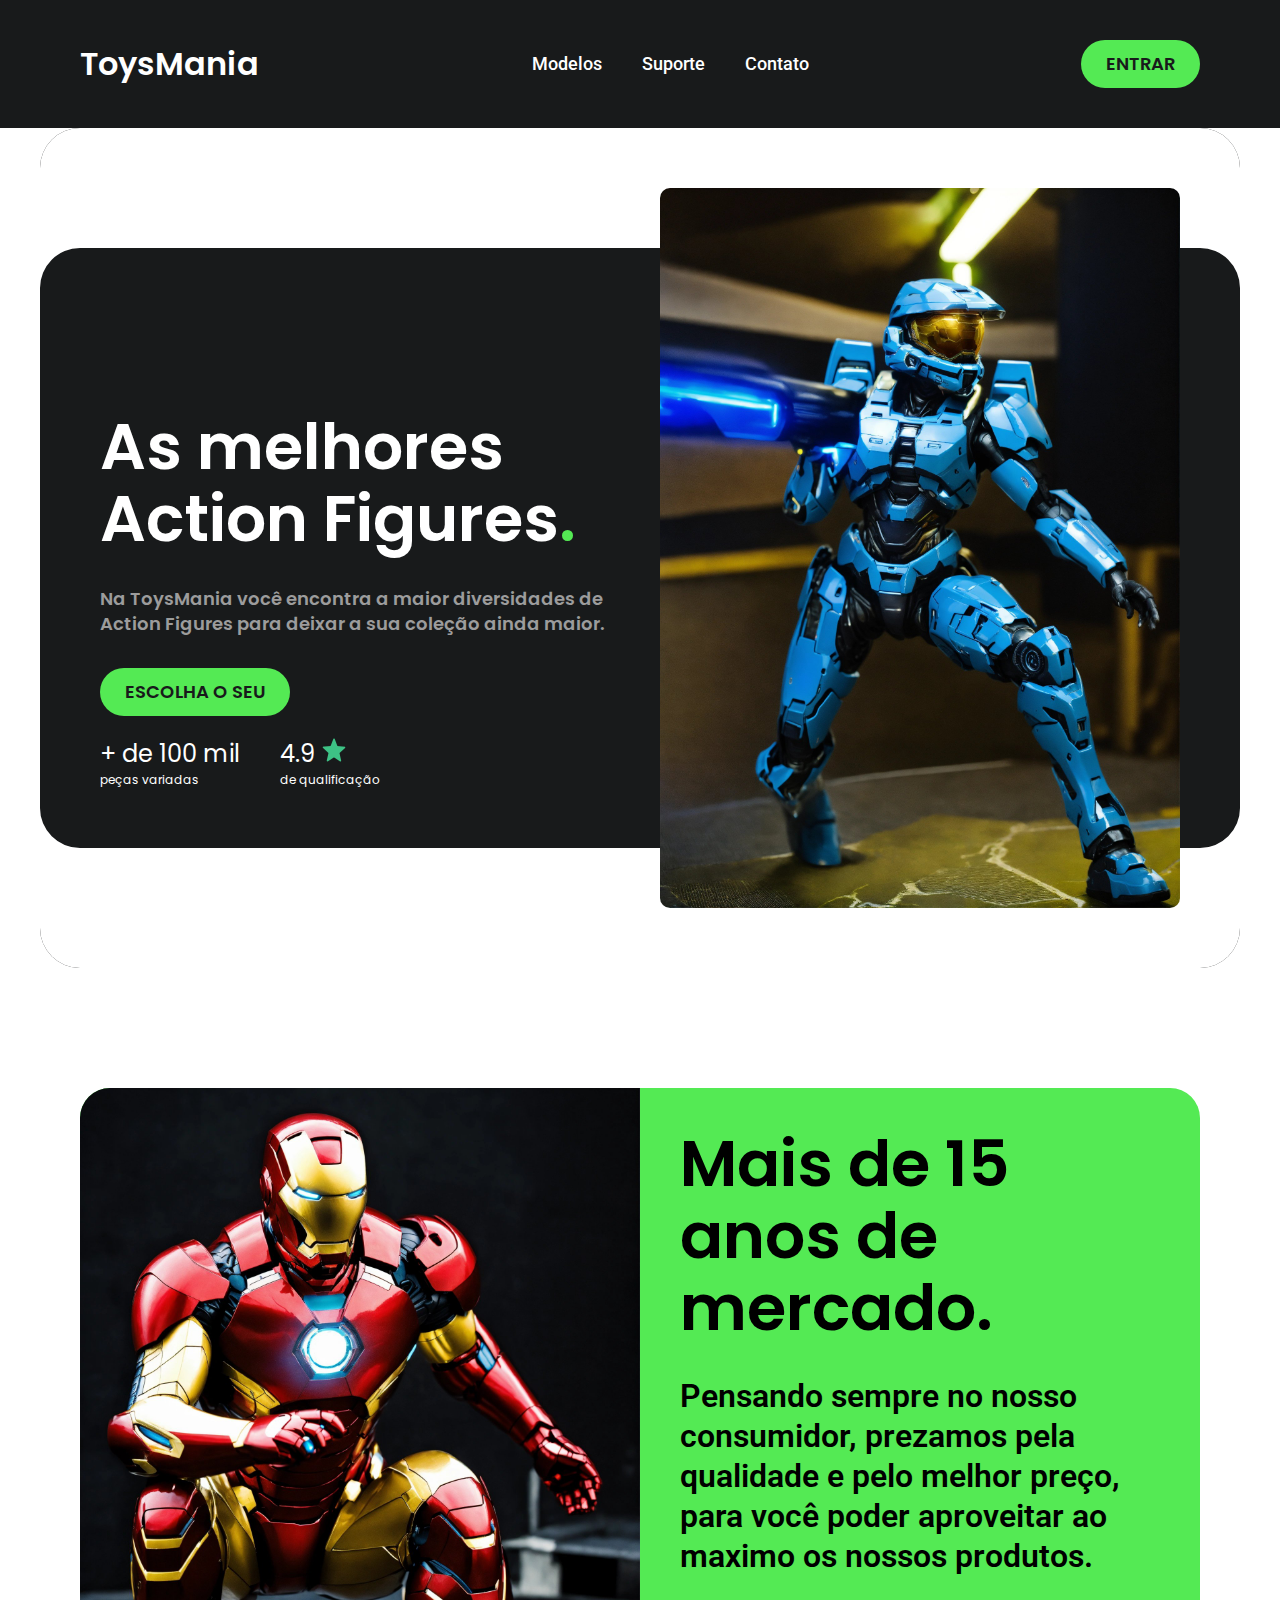
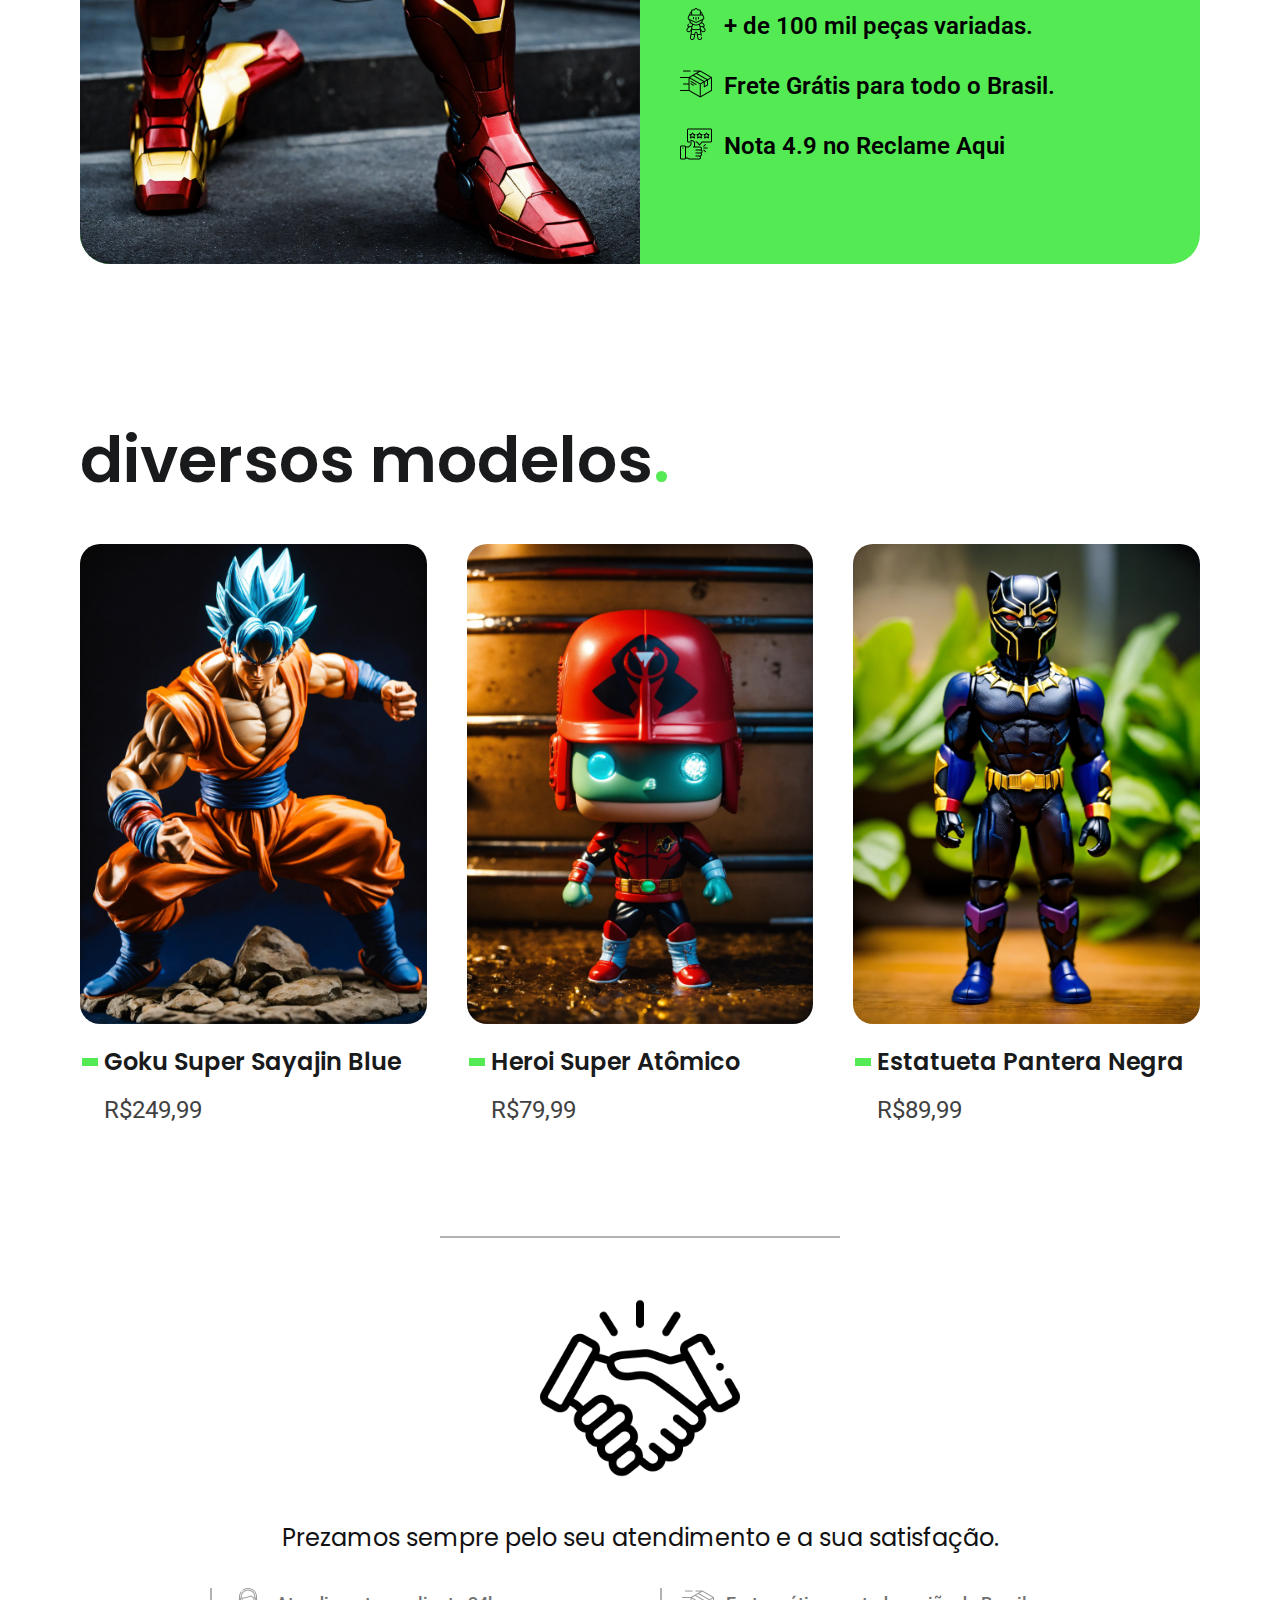
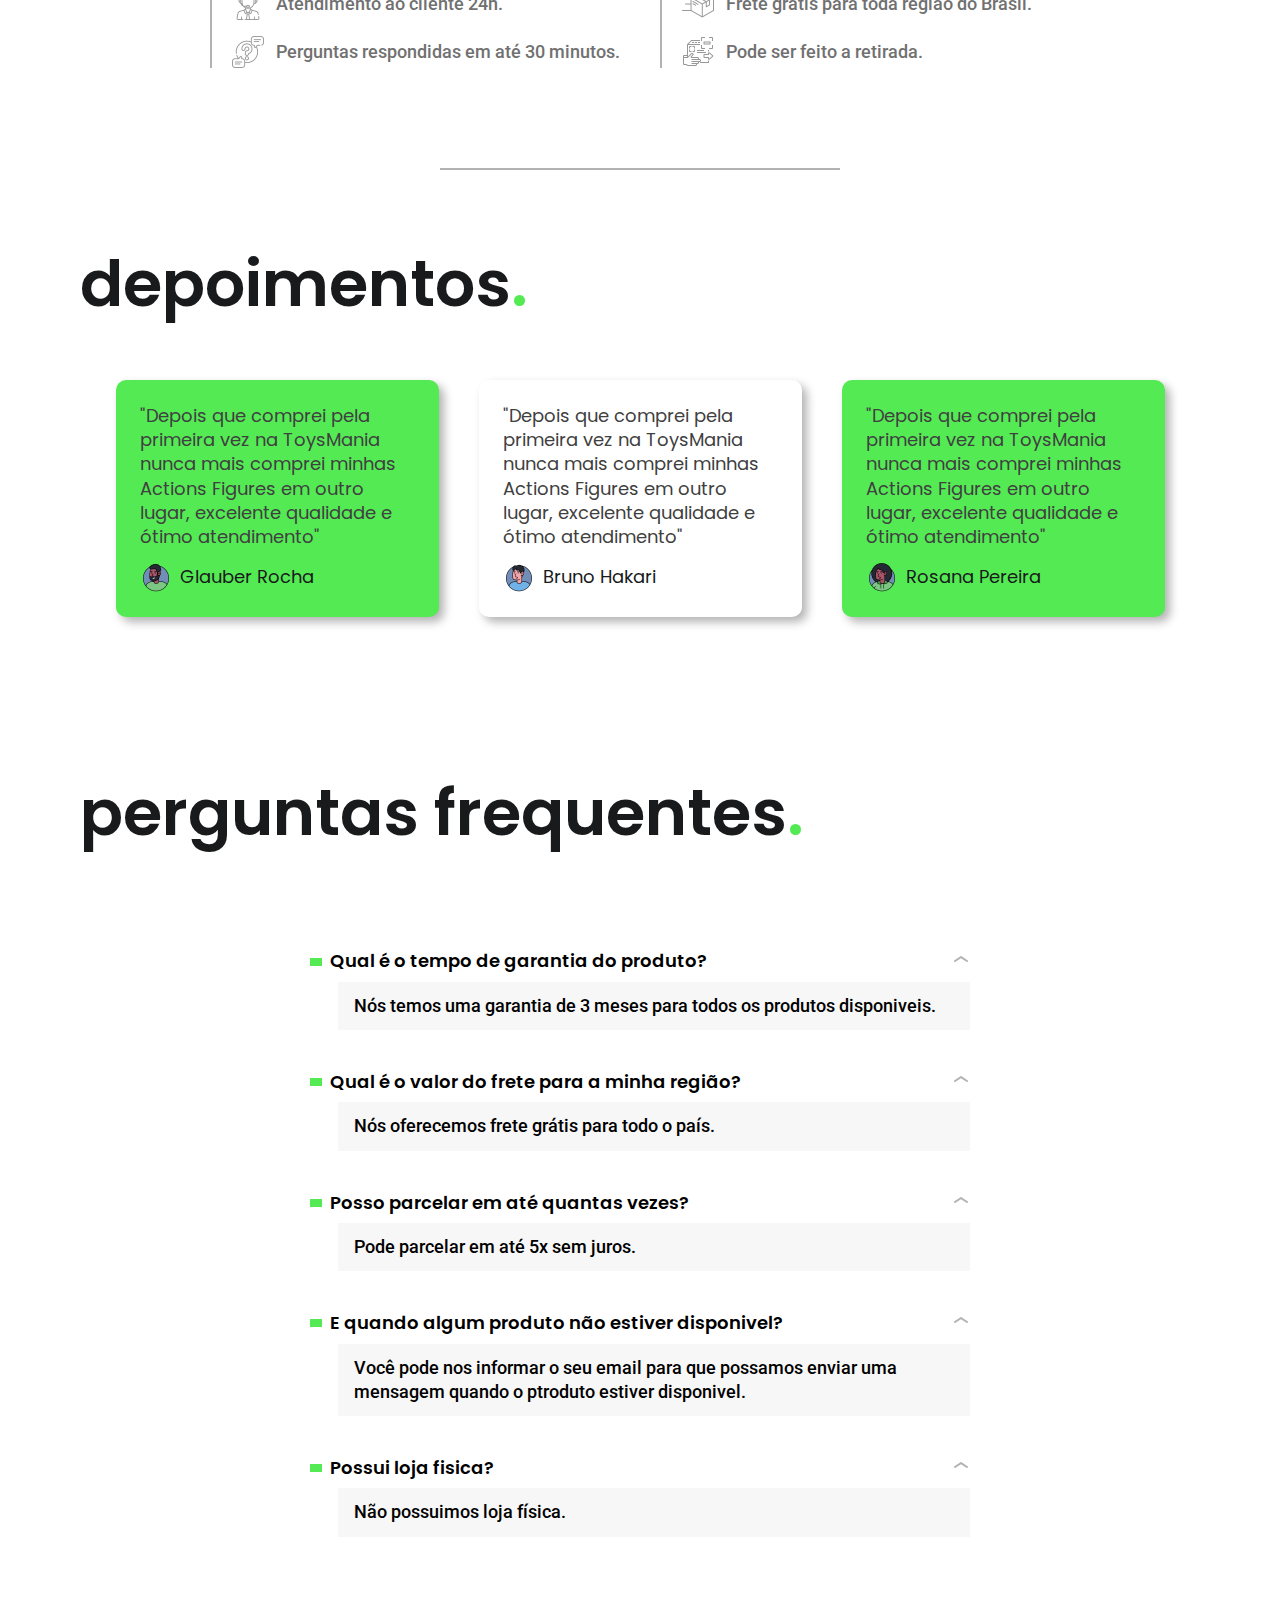
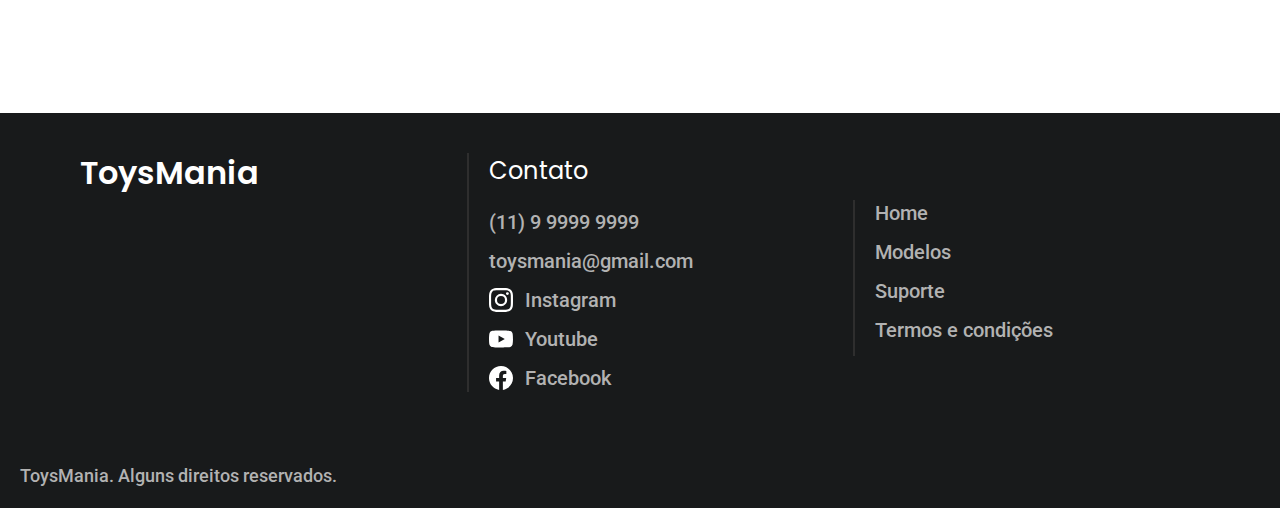
<file: index.html>
<!DOCTYPE html>
<html lang="pt-br">

<head>
  <meta charset="UTF-8">
  <meta name="viewport" content="width=device-width, initial-scale=1.0">
  <meta name="description" content="Os melhores Action Figures que você encontra no mercado">
  <link rel="stylesheet" href="./css/style.css">
  <link rel="preconnect" href="https://fonts.googleapis.com">
  <link rel="preconnect" href="https://fonts.gstatic.com" crossorigin>
  <link href="https://fonts.googleapis.com/css2?family=Poppins&family=Roboto&display=swap" rel="stylesheet">
  <title>ToysMania</title>
</head>

<body>
  <header class="header-bg">
    <div class="header container">
      <a href="./index.html"><h1 class="font-1-xl cor-branca">ToysMania</h1></a>
      <nav aria-label="primaria">
        <ul class="header-menu font-2-m cor-branca">
          <li><a href="./">Modelos</a></li>
          <li><a href="./">Suporte</a></li>
          <li><a href="#contato">Contato</a></li>
        </ul>
      </nav>
      <a class="botao header-login font-1-m-b cor-preta" href="./">Entrar</a>
    </div>
  </header>

  <main class="introducao-bg container">
    <div class="introducao container">
      <div class="introducao-conteudo">
        <h1 class="font-1-xxl cor-branca">As melhores Action Figures<span class="cor-verde">.</span></h1>
        <p class="font-1-m-b cor-c2">Na ToysMania você encontra a maior diversidades de Action Figures para deixar a sua coleção ainda maior.</p>
        <a class="botao cor-preta" href="./modelos.html">Escolha o seu</a>
        <div class="introducao-numeros">
          <p class="font-1-l cor-branca">+ de 100 mil <span class="font-1-xs">peças variadas</span></p>
          <p class="qualificacao font-1-l cor-branca">4.9 <img src="./img/icones/star_10109855.png" alt=""> <span class="font-1-xs">de qualificação</span></p>
        </div>
      </div>
      <div class="introducao-imagem">
        <img src="./img/introdução/Halo-ActionFigure.jpg" alt="Boneco de ação do jogo Halo">
      </div>
    </div>
  </main>

  <article class="historico container">
    <div class="historico-conteudo">
      <div class="historico-imagem">
        <img src="./img/homem-de-ferro.jpg" alt="Personagem Homem de Ferro">
      </div>
      <div class="historico-texto">
        <h2 class="font-1-xxl">Mais de 15 anos de mercado.</h2>
        <p class="font-2-xl">Pensando sempre no nosso consumidor, prezamos pela qualidade e pelo melhor preço, para você poder aproveitar ao maximo os nossos produtos.</p>
        <ul class="historico-informacoes">
          <li>
            <img src="./img/icones/figura-de-acao.png" width="32" height="32" alt="">
            <p class="font-2-l">+ de 100 mil peças variadas.</p>
          </li>
          <li>
            <img src="./img/icones/entrega-rapida.png" width="32" height="32" alt="">
            <p class="font-2-l">Frete Grátis para todo o Brasil.</p>
          </li>
          <li>
            <img src="./img/icones/avaliacao.png" width="32" height="32" alt="">
            <p class="font-2-l">Nota 4.9 no Reclame Aqui</p>
          </li>
        </ul>
      </div>
    </div>
  </article>



  <article class="modelos container">
    <div class="modelos-conteudo">
      <h2 class="font-1-xxl cor-preta">diversos modelos<span class="cor-verde">.</span></h2>
      <ul class="modelos-item">
        <li>
          <a href="./modelos/.html">
            <img src="./img/tipos/goku.jpg" alt="Personagem Goku do Anime Japonês Dragon Ball Z">
            <h3 class="font-1-l cor-preta">Goku Super Sayajin Blue</h3>
            <span class="font-2-l cor-c5">R$249,99</span>
          </a>
        </li>
        <li>
          <a href="./modelos/.html">
            <img src="./img/tipos/funko-pop.jpg" alt="Funko Pop de heroi">
            <h3 class="font-1-l cor-preta">Heroi Super Atômico</h3>
            <span class="font-2-l cor-c5">R$79,99</span>
          </a>
        </li>
        <li>
          <a href="./modelos/.html">
            <img src="./img/tipos/pantera-negra.jpg" alt="Pantera Negra da Marvel">
            <h3 class="font-1-l cor-preta">Estatueta Pantera Negra</h3>
            <span class="font-2-l cor-c5">R$89,99</span>
          </a>
        </li>
      </ul>
    </div>
  </article>

  <article class="satisfacao container">
    <div class="satisfacao-imagem">
      <img src="./img/icones/aperto-de-mao.png" alt="Aperto de mãos" width="200" height="200">
    </div>
    <div class="satisfacao-conteudo">
      <h2 class="font-1-l cor-7">Prezamos sempre pelo seu atendimento e a sua satisfação.</h2>
      <div class="satisfacao-texto">
        <div class="font-2-m cor-c3">
          <p> <span><img src="./img/icones/central-de-atendimento.png" width="32" height="32" alt=""></span>Atendimento ao cliente 24h.</p>
          <p><span><img src="./img/icones/perguntas-frequentes.png" width="32" height="32" alt=""></span>Perguntas respondidas em até 30 minutos.</p>
        </div>
        <div class="font-2-m cor-c3">
          <p> <span><img src="./img/icones/entrega-rapida.png" width="32" height="32" alt=""></span> Frete grátis para toda região do Brasil.</p>
          <p> <span><img src="./img/icones/caixa-de-entrega.png" width="32" height="32" alt=""></span>Pode ser feito a retirada.</p>
        </div>
      </div>
    </div>
  </article>

  <article class="depoimento container">
    <h2 class="font-1-xxl cor-preta">depoimentos<span class="cor-verde">.</span></h2>
    <div class="depoimento-conteudo">
      <ul class="depoimento-texto">
        <li>
          <p class="font-1-m cor-c5">"Depois que comprei pela primeira vez na ToysMania nunca mais comprei minhas Actions Figures em outro lugar, excelente qualidade e ótimo atendimento"</p>
          <span class="font-1-m cor-preta"><img src="./img/icones/perfil/cara (1).png" alt="" width="32px">Glauber Rocha</span>
        </li>

        <li>
          <p class="font-1-m cor-c5">"Depois que comprei pela primeira vez na ToysMania nunca mais comprei minhas Actions Figures em outro lugar, excelente qualidade e ótimo atendimento"</p>
          <span class="font-1-m cor-preta"><img src="./img/icones/perfil/cara.png" alt="" width="32px">Bruno Hakari</span>
        </li>

        <li>
          <p class="font-1-m cor-c5">"Depois que comprei pela primeira vez na ToysMania nunca mais comprei minhas Actions Figures em outro lugar, excelente qualidade e ótimo atendimento"</p>
          <span class="font-1-m cor-preta"><img src="./img/icones/perfil/mulher-perfil.png" alt="" width="32px">Rosana Pereira</span>
        </li>
      </ul>
    </div>
  </article>

  <article class="perguntas container">
    <h2 class="font-1-xxl cor-preta">perguntas frequentes<span class="cor-verde">.</span></h2>
    <div>
      <dl class="perguntas-conteudo">
        <div>
          <dt class="font-1-m-b cor-11">Qual é o tempo de garantia do produto?</dt>
          <dd class="font-2-m cor-9">Nós temos uma garantia de 3 meses para todos os produtos disponiveis.</dd>
        </div>

        <div>
          <dt class="font-1-m-b cor-11">Qual é o valor do frete para a minha região?</dt>
          <dd class="font-2-m cor-9">Nós oferecemos frete grátis para todo o país.</dd>
        </div>
        <div>
          <dt class="font-1-m-b cor-11">Posso parcelar em até quantas vezes?</dt>
          <dd class="font-2-m cor-9">Pode parcelar em até 5x sem juros.</dd>
        </div>
        <div>
          <dt class="font-1-m-b cor-11">E quando algum produto não estiver disponivel?</dt>
          <dd class="font-2-m cor-9">Você pode nos informar o seu email para que possamos enviar uma mensagem quando o ptroduto estiver disponivel.</dd>
        </div>
        <div>
          <dt class="font-1-m-b cor-11">Possui loja fisica?</dt>
          <dd class="font-2-m cor-9">Não possuimos loja física.</dd>
        </div>
      </dl>
    </div>
  </article>

  <footer class="footer-bg">
    <div class="footer container">
      <h2 class="font-1-xl cor-branca">ToysMania</h2>
      <div class="footer-dados">
        <div class="footer-contato">
          <h2 class="font-1-l cor-branca">Contato</h2>
          <a class="font-2-m cor-c1" href="tel:11999999999">(11) 9 9999 9999</a>
          <a class="font-2-m cor-c1" href="mailto:">toysmania@gmail.com</a>
          <div class="footer-redes">
            <a class="font-2-m cor-c1" href="./"><img src="./img/redes/instagram.svg" alt="">Instagram</a>
            <a class="font-2-m cor-c1" href="./"><img src="./img/redes/youtube.svg" alt="">Youtube</a>
            <a class="font-2-m cor-c1" href="./"><img src="./img/redes/facebook.svg" alt="">Facebook</a>
          </div>
        </div>
      </div>
      <div>
        <ul class="footer-menu font-2-m cor-c1">
          <li><a href="./">Home</a></li>
          <li><a href="./">Modelos</a></li>
          <li><a href="./">Suporte</a></li>
          <li><a href="./termos.html">Termos e condições</a></li>
        </ul>
      </div>
    </div>
    <p class="footer-direitos font-2-m cor-c1">ToysMania. Alguns direitos reservados.</p>
  </footer>
</body>

</html>
</file>
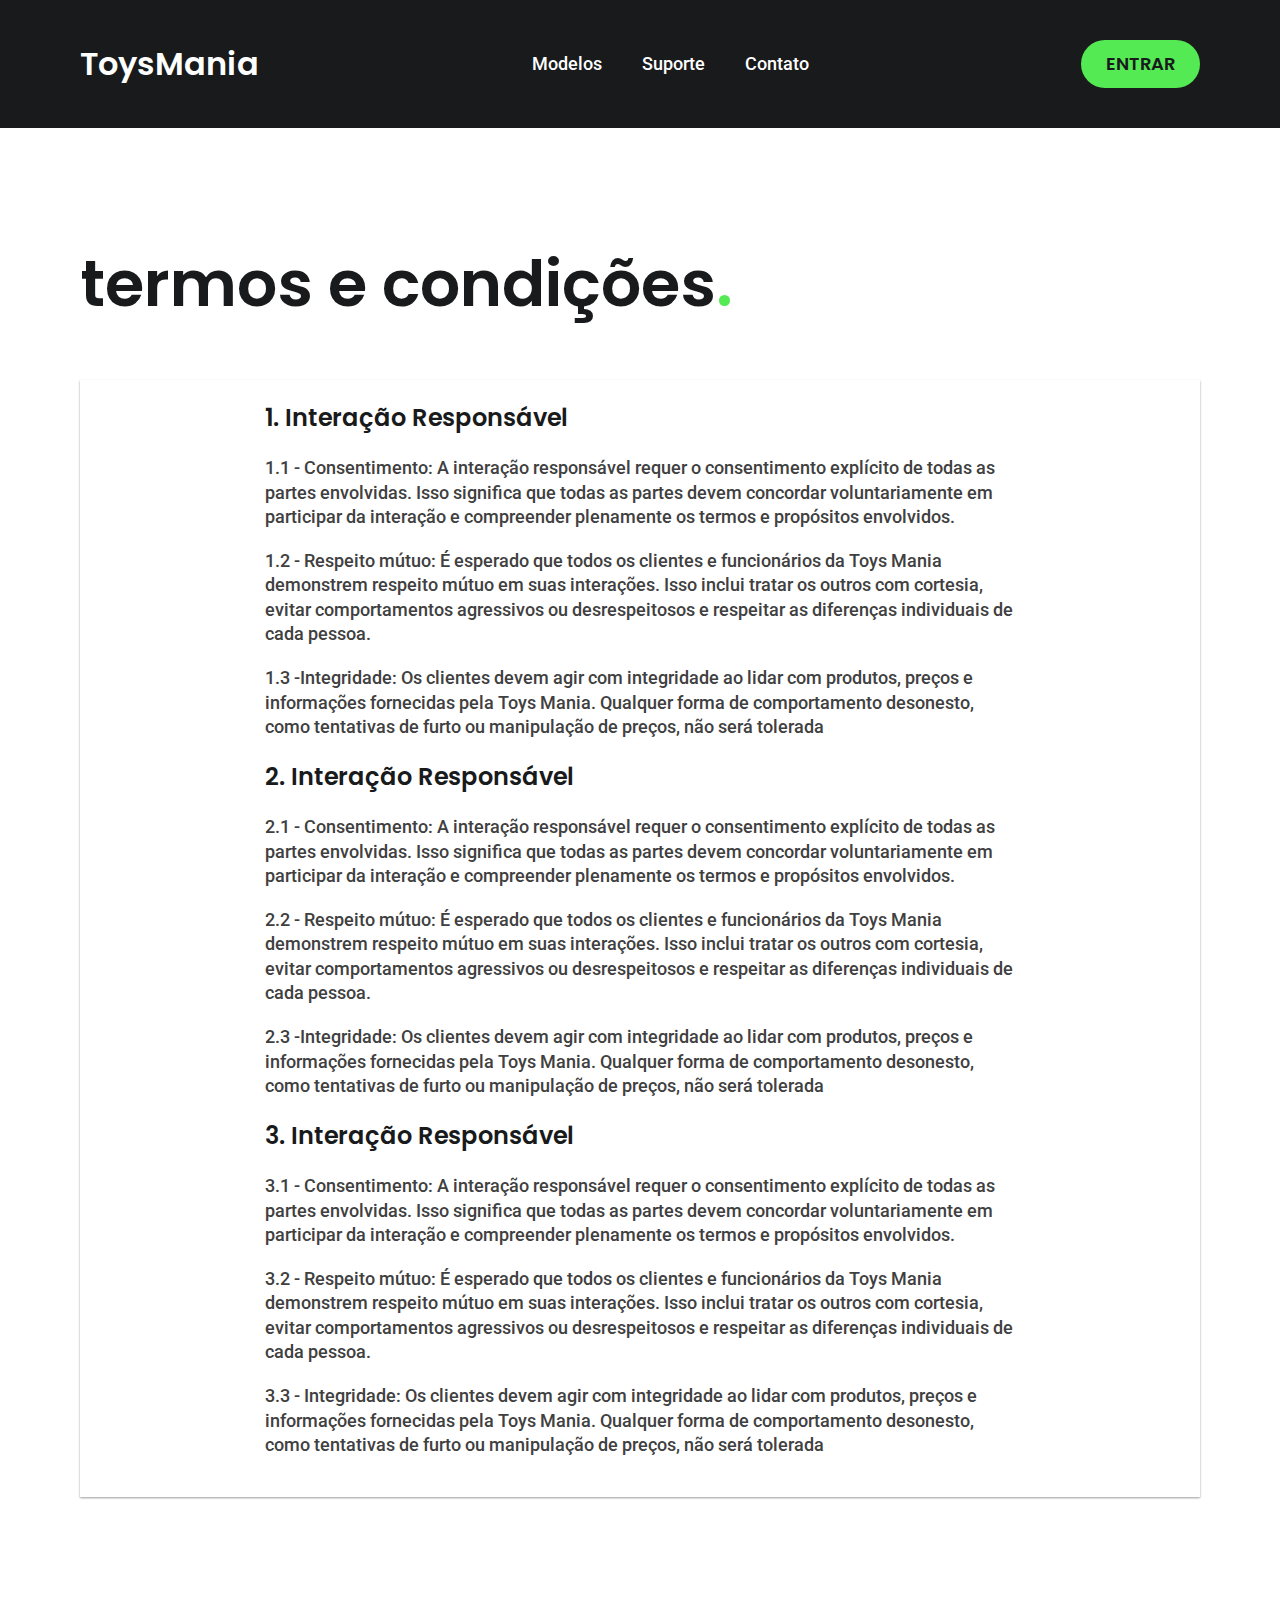
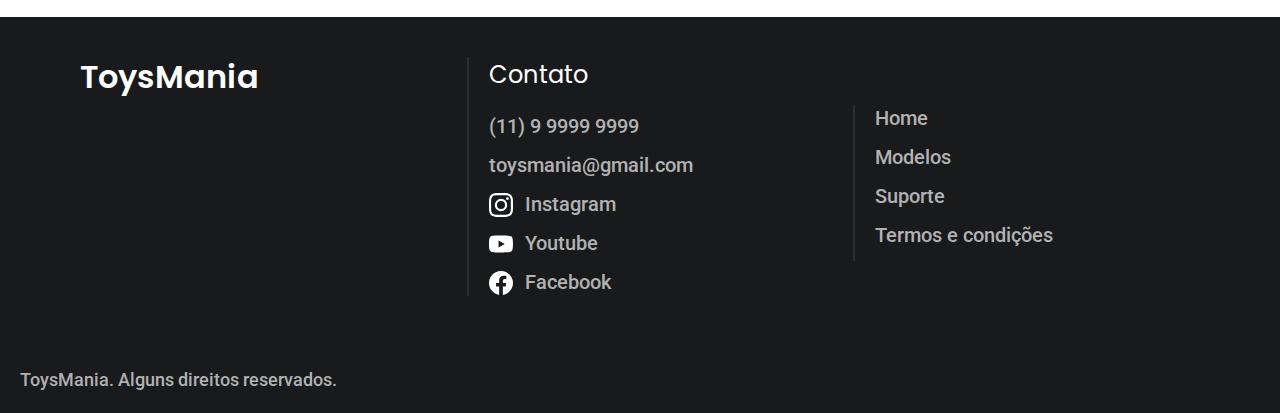
<file: termos.html>
<!DOCTYPE html>
<html lang="pt-br">

<head>
  <meta charset="UTF-8">
  <meta name="viewport" content="width=device-width, initial-scale=1.0">
  <meta name="description" content="Os melhores Action Figures que você encontra no mercado">
  <link rel="stylesheet" href="../css/style.css">
  <link rel="preconnect" href="https://fonts.googleapis.com">
  <link rel="preconnect" href="https://fonts.gstatic.com" crossorigin>
  <link href="https://fonts.googleapis.com/css2?family=Poppins&family=Roboto&display=swap" rel="stylesheet">
  <title>ToysMania</title>
</head>

<body>
  <header class="header-bg">
    <div class="header container">
      <a href="./index.html">
        <h1 class="font-1-xl cor-branca">ToysMania</h1>
      </a>
      <nav aria-label="primaria">
        <ul class="header-menu font-2-m cor-branca">
          <li><a href="./">Modelos</a></li>
          <li><a href="./">Suporte</a></li>
          <li><a href="#contato">Contato</a></li>
        </ul>
      </nav>
      <a class="botao header-login font-1-m-b cor-preta" href="./">Entrar</a>
    </div>
  </header>


  <article class="termos container">
    <h2 class="font-1-xxl cor-preta">termos e condições<span class="cor-verde">.</span></h2>
    <div class="termos-box">
      <ul class="termos-conteudo">
        <h3 class="font-1-l cor-preta">1. Interação Responsável</h3>
        <li class="font-2-m cor-c5">
          <p>1.1 - Consentimento: A interação responsável requer o consentimento explícito de todas as partes envolvidas. Isso significa que todas as partes devem concordar voluntariamente em participar da interação e compreender plenamente os termos e propósitos envolvidos.</p>
          <p>1.2 - Respeito mútuo: É esperado que todos os clientes e funcionários da Toys Mania demonstrem respeito mútuo em suas interações. Isso inclui tratar os outros com cortesia, evitar comportamentos agressivos ou desrespeitosos e respeitar as diferenças individuais de cada pessoa.</p>
          <p>1.3 -Integridade: Os clientes devem agir com integridade ao lidar com produtos, preços e informações fornecidas pela Toys Mania. Qualquer forma de comportamento desonesto, como tentativas de furto ou manipulação de preços, não será tolerada</p>
        </li>
      </ul>

      <ul class="termos-conteudo">
        <h3 class="font-1-l cor-preta">2. Interação Responsável</h3>
        <li class="font-2-m cor-c5">
          <p>2.1 - Consentimento: A interação responsável requer o consentimento explícito de todas as partes envolvidas. Isso significa que todas as partes devem concordar voluntariamente em participar da interação e compreender plenamente os termos e propósitos envolvidos.</p>
          <p>2.2 - Respeito mútuo: É esperado que todos os clientes e funcionários da Toys Mania demonstrem respeito mútuo em suas interações. Isso inclui tratar os outros com cortesia, evitar comportamentos agressivos ou desrespeitosos e respeitar as diferenças individuais de cada pessoa.</p>
          <p>2.3 -Integridade: Os clientes devem agir com integridade ao lidar com produtos, preços e informações fornecidas pela Toys Mania. Qualquer forma de comportamento desonesto, como tentativas de furto ou manipulação de preços, não será tolerada</p>
        </li>
      </ul>

      <ul class="termos-conteudo">
        <h3 class="font-1-l cor-preta">3. Interação Responsável</h3>
        <li class="font-2-m cor-c5">
          <p>3.1 - Consentimento: A interação responsável requer o consentimento explícito de todas as partes envolvidas. Isso significa que todas as partes devem concordar voluntariamente em participar da interação e compreender plenamente os termos e propósitos envolvidos.</p>
          <p>3.2 - Respeito mútuo: É esperado que todos os clientes e funcionários da Toys Mania demonstrem respeito mútuo em suas interações. Isso inclui tratar os outros com cortesia, evitar comportamentos agressivos ou desrespeitosos e respeitar as diferenças individuais de cada pessoa.</p>
          <p>3.3 - Integridade: Os clientes devem agir com integridade ao lidar com produtos, preços e informações fornecidas pela Toys Mania. Qualquer forma de comportamento desonesto, como tentativas de furto ou manipulação de preços, não será tolerada</p>
        </li>
      </ul>
    </div>
  </article>


  <footer class="footer-bg">
    <div class="footer container">
      <h2 class="font-1-xl cor-branca">ToysMania</h2>
      <div class="footer-dados">
        <div class="footer-contato">
          <h2 class="font-1-l cor-branca">Contato</h2>
          <a class="font-2-m cor-c1" href="tel:11999999999">(11) 9 9999 9999</a>
          <a class="font-2-m cor-c1" href="mailto:">toysmania@gmail.com</a>
          <div class="footer-redes">
            <a class="font-2-m cor-c1" href="./"><img src="./img/redes/instagram.svg" alt="">Instagram</a>
            <a class="font-2-m cor-c1" href="./"><img src="./img/redes/youtube.svg" alt="">Youtube</a>
            <a class="font-2-m cor-c1" href="./"><img src="./img/redes/facebook.svg" alt="">Facebook</a>
          </div>
        </div>
      </div>
      <div>
        <ul class="footer-menu font-2-m cor-c1">
          <li><a href="./">Home</a></li>
          <li><a href="./">Modelos</a></li>
          <li><a href="./">Suporte</a></li>
          <li><a href="./termos.html">Termos e condições</a></li>
        </ul>
      </div>
    </div>
    <p class="footer-direitos font-2-m cor-c1">ToysMania. Alguns direitos reservados.</p>
  </footer>
</body>

</html>
</file>
<file: css/style.css>
@import url("../css/global/global.css");
@import url("../css/global/header.css");
@import url("../css/global/footer.css");

/* Utilidades */
@import url("../css/utilidades/cores.css");
@import url("../css/utilidades/tipografia.css");
@import url("../css/utilidades/componentes.css");

/* Home */
@import url("../css/home/introdução.css");
@import url("../css/home/modelos.css");
@import url("../css/home/historico.css");
@import url("../css/home/depoimento.css");
@import url("../css/home/satisfacao.css");
@import url("../css/home/perguntas.css");

/* Termos e condicoes */
@import url("../css/termos/termos.css");
</file>
